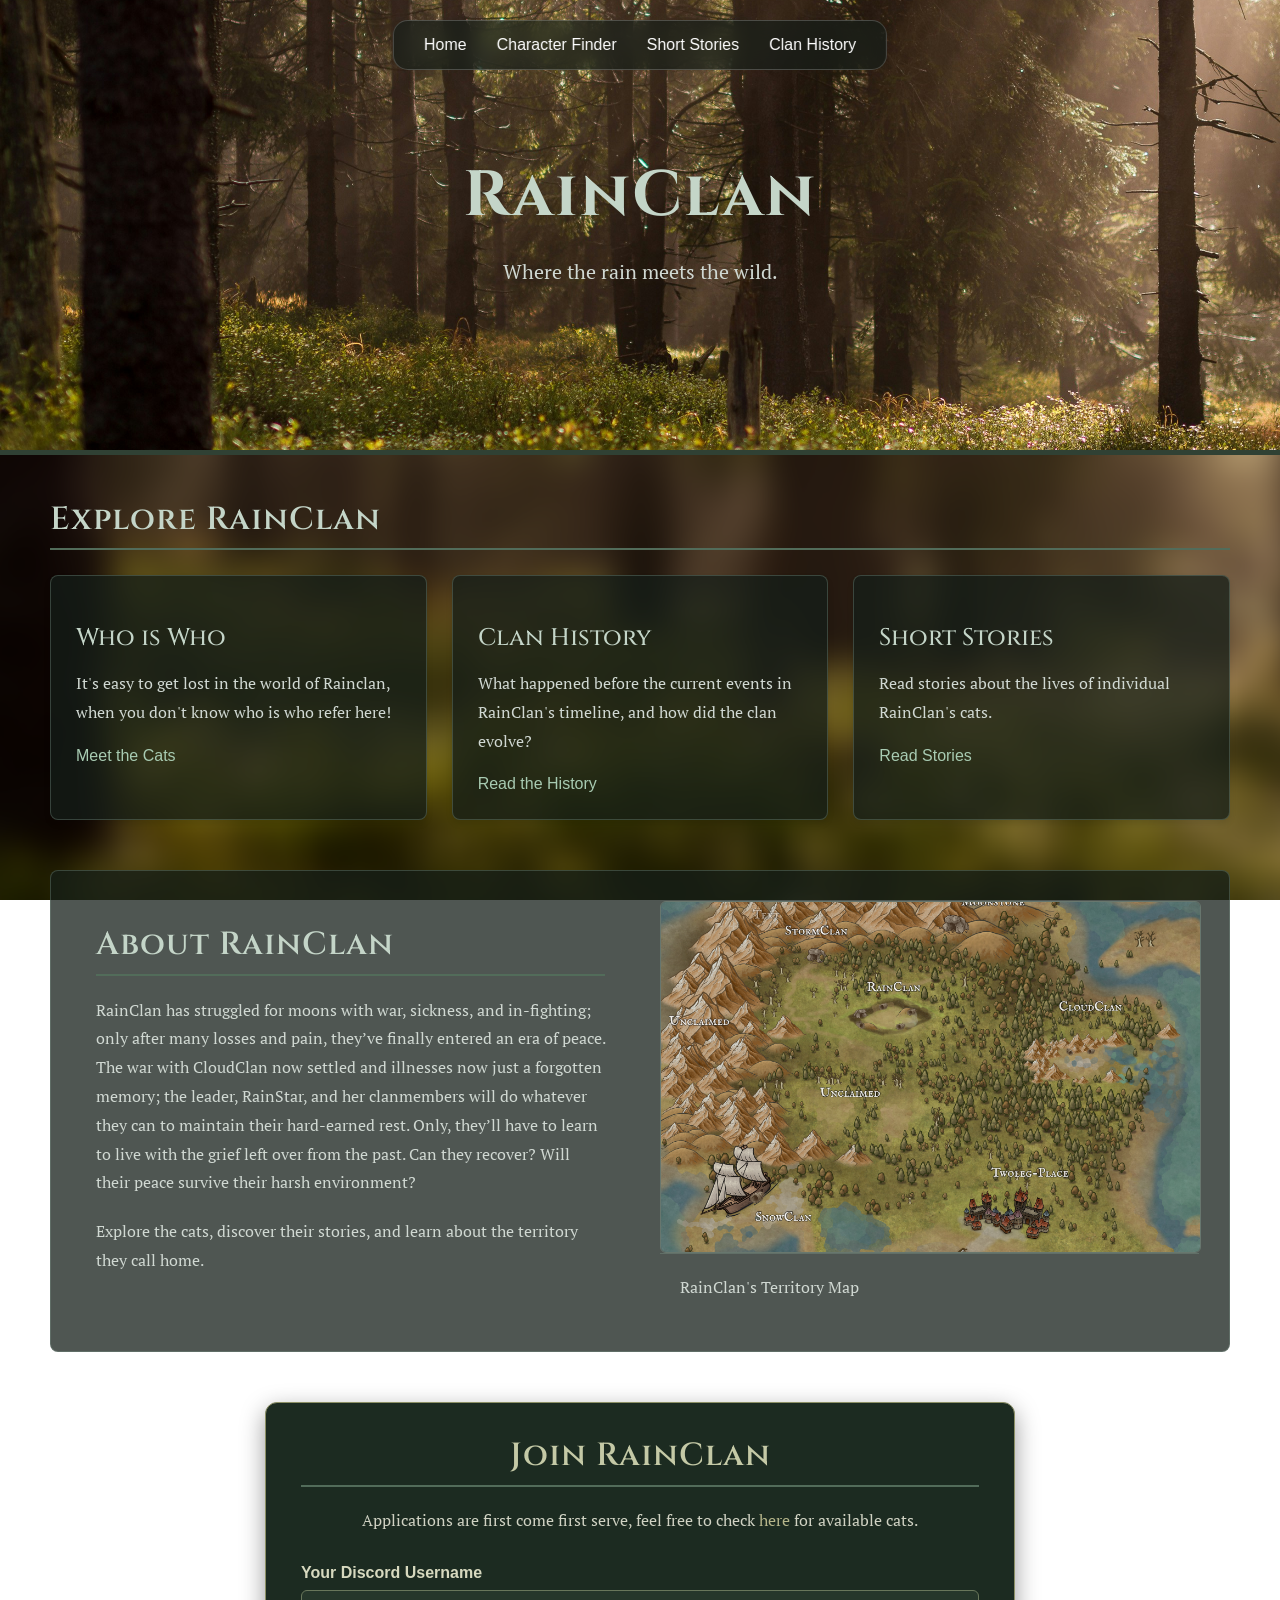
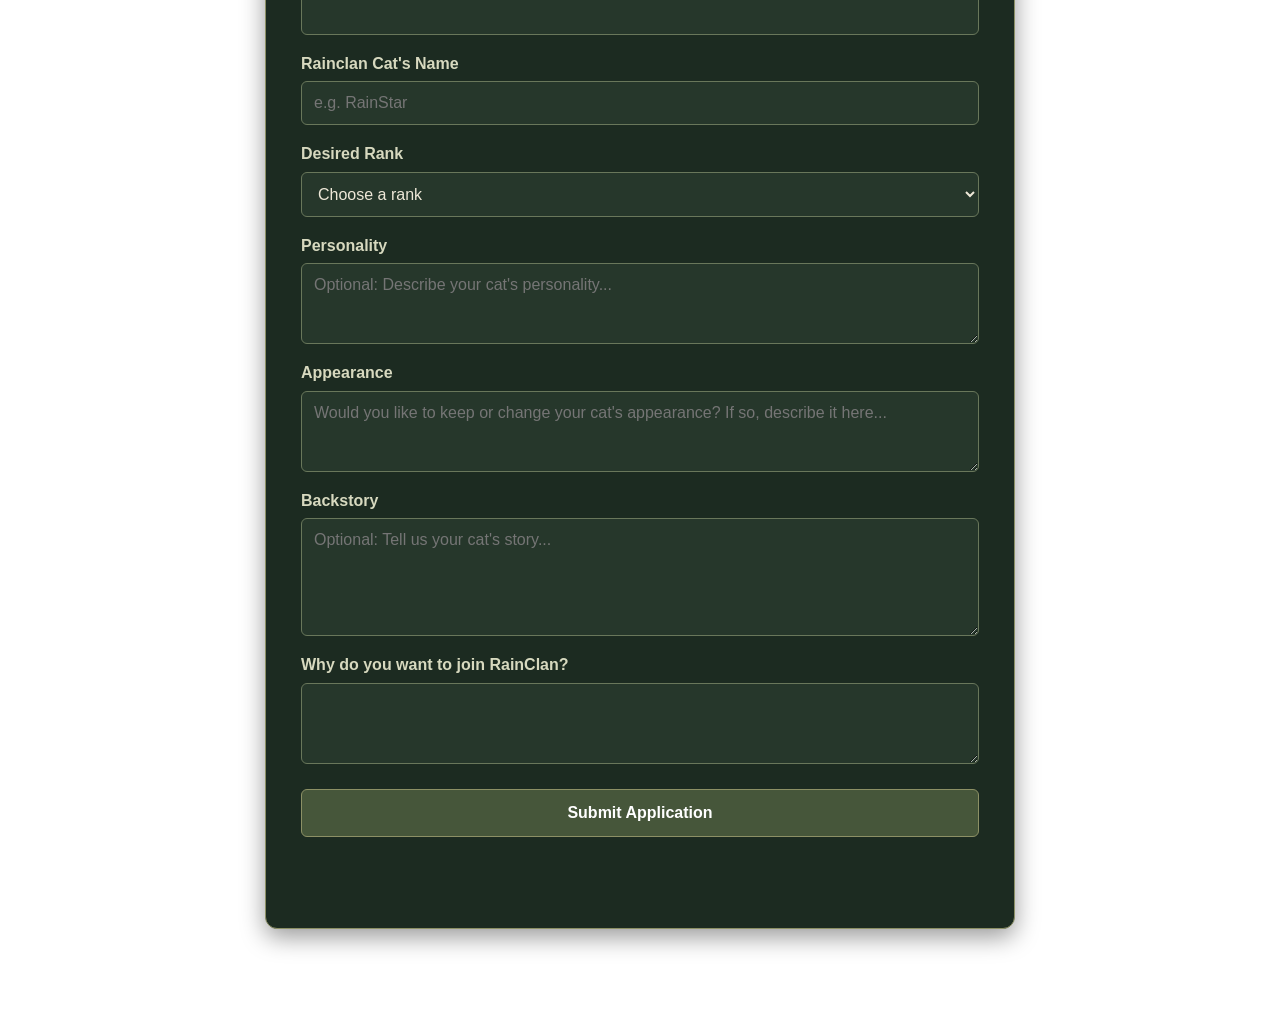
<file: index.html>
<!doctype html>
<html class="no-js" lang="en">

<head>
  <meta charset="utf-8">
  <title>Responsive Layouts</title>
  <meta name="description" content="For my portfolio.">
  <meta name="viewport" content="width=device-width, initial-scale=1">

  <link rel="icon" type="image/x-icon" href="img/p2favicon.png">
  <link rel="stylesheet" href="css/normalize.css">
  <link rel="stylesheet" href="css/main.css">

  <meta name="theme-color" content="#fafafa">

  <link rel="preconnect" href="https://fonts.googleapis.com">
  <link rel="preconnect" href="https://fonts.gstatic.com" crossorigin>
  <link href="https://fonts.googleapis.com/css2?family=Cinzel:wght@400..900&family=PT+Serif:ital,wght@0,400;0,700;1,400;1,700&display=swap" rel="stylesheet">

</head>

<header>
  <div class="hero-header">
    <img src="img/mistforestbg.jpg" alt="RainClan forest">

    <div class="hero-title">
      <h1>RainClan</h1>
      <p>Where the rain meets the wild.</p>
    </div>
  <a href="index.html">RainClan</a>

  <nav>
    <a href="index.html">Home</a>
    <a href="cats.html">Character Finder</a>
    <a href="shortstories.html">Short Stories</a>
    <a href="moons.html">Clan History</a>
  </nav>
</header>

<body>

  <main

    <section>
        <h2>Explore RainClan</h2>

        <div class="columns">
            <div class="column">
                <h3>Who is Who</h3>
                <p>It's easy to get lost in the world of Rainclan, when you don't know who is who refer here!</p>
                <a href="cats.html">Meet the Cats</a>
            </div>

            <div class="column">
                <h3>Clan History</h3>
                <p>What happened before the current events in RainClan's timeline, and how did the clan evolve?</p>
                <a href="moons.html">Read the History</a>
            </div>

            <div class="column">
                <h3>Short Stories</h3>
                <p>Read stories about the lives of individual RainClan's cats.</p>
                <a href="shortstories.html">Read Stories</a>
            </div>
        </div>
    </section>

    <section class="about-section">
    <div class="about-text">
        <h2>About RainClan</h2>
        <p>
            RainClan has struggled for moons with war, sickness, and in-fighting; only after many losses and pain, they’ve finally entered an era of peace. The war with CloudClan now settled and illnesses now just a forgotten memory; the leader, RainStar, and her clanmembers will do whatever they can to maintain their hard-earned rest. Only, they’ll have to learn to live with the grief left over from the past. Can they recover? Will their peace survive their harsh environment?
        </p>
        <p>
            Explore the cats, discover their stories, and learn
            about the territory they call home.
        </p>
    </div>

    <div class="about-image">
        <img src="img/rainclanmap.png" alt="The map of Rainclan">

        <div class="image-text">
            <p>RainClan's Territory Map</p>
        </div>
    </div>
</section>


    <section class="application-section" id="join-rainclan">
      <h2>Join RainClan</h2>

      <p class="application-intro">
        Applications are first come first serve, feel free to check <a href="cats.html">here</a> for available cats.
      </p>

      <form class="application-form" id="clan-application">
        <div class="form-group">
          <label for="applicant-name">Your Discord Username</label>
          <input
            type="text"
            id="applicant-name"
            name="applicant-name"
            required
          >
        </div>

        <div class="form-group">
          <label for="cat-name">Rainclan Cat's Name</label>
          <input
            type="text"
            id="cat-name"
            name="cat-name"
            placeholder="e.g. RainStar"
            required
          >
        </div>

        <div class="form-group">
          <label for="cat-rank">Desired Rank</label>
          <select id="cat-rank" name="cat-rank" required>
            <option value="">Choose a rank</option>
            <option value="kit">Kit</option>
            <option value="apprentice">Apprentice</option>
            <option value="warrior">Warrior</option>
            <option value="medicine-cat">Medicine Cat</option>
            <option value="elder">Elder</option>
          </select>
        </div>

        <div class="form-group">
          <label for="cat-personality">Personality</label>
          <textarea
            id="cat-personality"
            name="cat-personality"
            rows="3"
            placeholder="Optional: Describe your cat's personality..."
            optional
          ></textarea>
        </div>

        <div class="form-group">
          <label for="cat-appearance">Appearance</label>
          <textarea
            id="cat-appearance"
            name="cat-appearance"
            rows="3"
            placeholder="Would you like to keep or change your cat's appearance? If so, describe it here..."
            optional
          ></textarea>
        </div>

        <div class="form-group">
          <label for="cat-backstory">Backstory</label>
          <textarea
            id="cat-backstory"
            name="cat-backstory"
            rows="5"
            placeholder="Optional: Tell us your cat's story..."
            optional
          ></textarea>
        </div>

        <div class="form-group">
          <label for="application-reason">
            Why do you want to join RainClan?
          </label>
          <textarea
            id="application-reason"
            name="application-reason"
            rows="3"
            required
          ></textarea>
        </div>

        <button type="submit" class="application-submit">
          Submit Application
        </button>

        <p id="application-message" role="status" aria-live="polite"></p>
      </form>
    </section>


  </main>


  <div class="popup-overlay" id="application-popup" hidden>
    <div class="popup-box" role="dialog" aria-modal="true"
        aria-labelledby="popup-title">
      <button type="button" class="popup-close"
              id="popup-close" aria-label="Close pop-up">
        &times;
      </button>

      <h2 id="popup-title">Application Received!</h2>

      <p id="popup-message">
        Thank you for applying! You've been added to the waitlist!
      </p>

      <button type="button" class="popup-confirm" id="popup-confirm">
        Return to RainClan
      </button>
    </div>
  </div>


  <script src="js/main.js"></script>
</body>

</html>
</file>
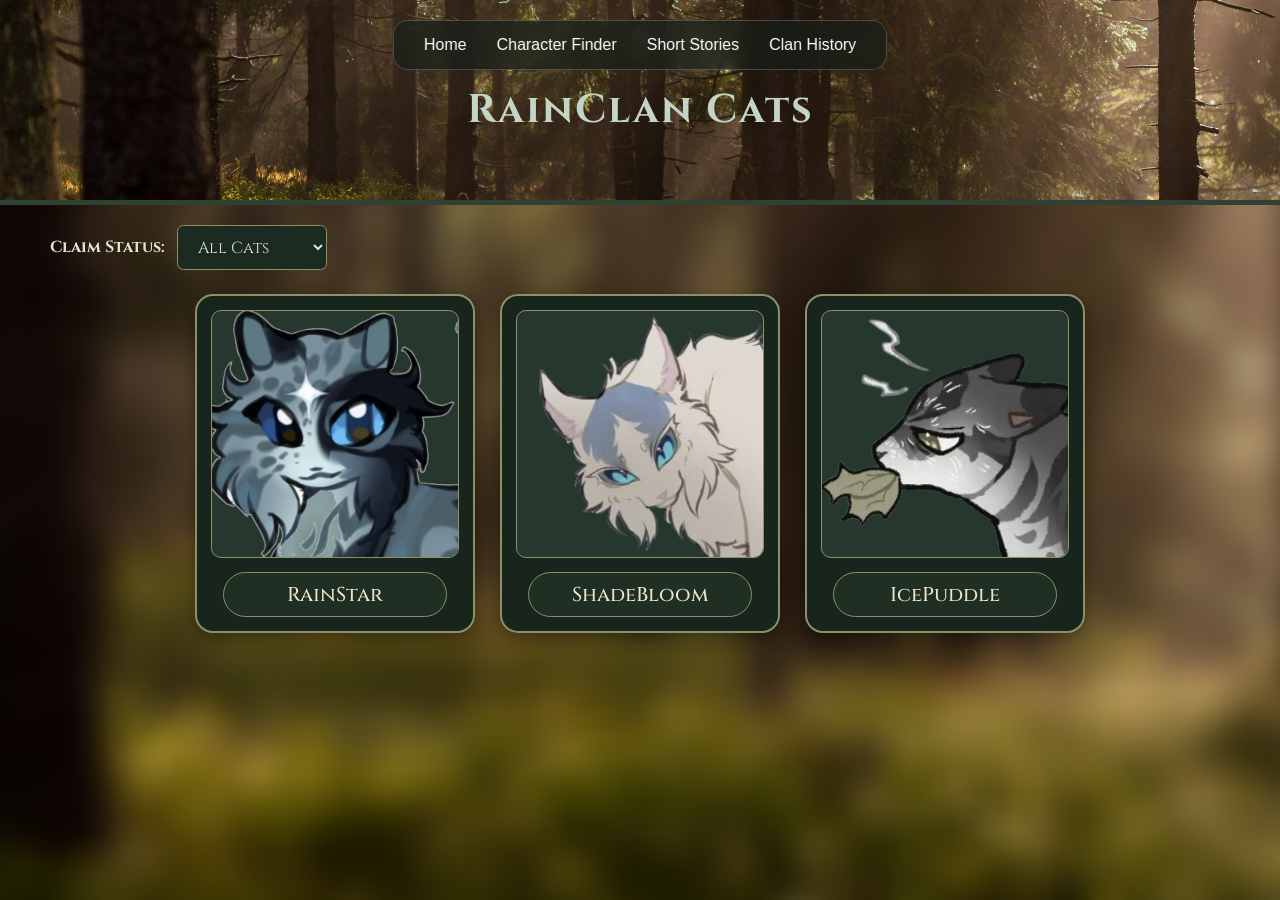
<file: cats.html>
<!doctype html>
<html lang="en">

<head>
    <meta charset="utf-8">
    <title>RainClan</title>
    <meta name="description" content="Explore the world, cats, history, and stories of RainClan.">
    <meta name="viewport" content="width=device-width, initial-scale=1">

    <link rel="icon" type="image/x-icon" href="img/p2favicon.png">
    <link rel="stylesheet" href="css/normalize.css">
    <link rel="stylesheet" href="css/main.css">

    <meta name="theme-color" content="#14251e">

    <!-- Google Fonts -->
    <link rel="preconnect" href="https://fonts.googleapis.com">
    <link rel="preconnect" href="https://fonts.gstatic.com" crossorigin>
    <link href="https://fonts.googleapis.com/css2?family=Cinzel:wght@400..900&family=PT+Serif:ital,wght@0,400;0,700;1,400;1,700&display=swap" rel="stylesheet">
</head>

<body>

    <header>
        <div class="hero-header small-header">
        <img src="img/mistforestbg.jpg" alt="RainClan forest">
        <div class="hero-title">
        <h1>RainClan Cats</h1>
        </div>
        </div>

        <nav>
            <a href="index.html">Home</a>
            <a href="cats.html">Character Finder</a>
            <a href="shortstories.html">Short Stories</a>
            <a href="moons.html">Clan History</a>
        </nav>
    </header>



<main class="cat-page">

    <!-- Claim Status Sorter -->
    <div class="cat-sorter">
        <label for="claim-filter">Claim Status:</label>
        <select id="claim-filter">
            <option value="all">All Cats</option>
            <option value="claimed">Claimed</option>
            <option value="unclaimed">Unclaimed</option>
        </select>
    </div>

    <!-- Cat Gallery -->
    <div class="cat-gallery">

        <!-- RainStar -->
        <div class="cat-card" data-claim="claimed">
            <button class="cat-link profile-toggle"
                    aria-expanded="false"
                    aria-controls="rainstar-profile">

                <div class="cat-portrait">
                    <img src="img/cats/rainstarhstransp.png" alt="RainStar">
                </div>

                <div class="cat-name">
                    <h3>RainStar</h3>
                </div>

            </button>
        </div>

        <!-- ShadeBloom -->
        <div class="cat-card" data-claim="unclaimed">
            <button class="cat-link profile-toggle"
                    aria-expanded="false"
                    aria-controls="shadebloom-profile">

                <div class="cat-portrait">
                    <img src="img/cats/shadebloomhs.png" alt="ShadeBloom">
                </div>

                <div class="cat-name">
                    <h3>ShadeBloom</h3>
                </div>

            </button>
        </div>

        <!-- IcePuddle -->
        <div class="cat-card" data-claim="claimed">
            <button class="cat-link profile-toggle"
                    aria-expanded="false"
                    aria-controls="icepuddle-profile">

                <div class="cat-portrait">
                    <img src="img/cats/icepuddlehs.png" alt="IcePuddle">
                </div>

                <div class="cat-name">
                    <h3>IcePuddle</h3>
                </div>

            </button>
        </div>

    </div>

</main>


<!-- RainStar's profile -->
        <div class="profile-overlay" id="rainstar-overlay" hidden>
    <section class="character-profile" id="rainstar-profile">
        <button class="close-profile" aria-label="Close profile">&times;</button>

        <h2>RainStar</h2>
        <img src="img/cats/rainstarhstransp.png" alt="RainStar">

        <p><strong>Rank:</strong> Leader</p>

        <h3>Appearance</h3>
        <p>Describe RainStar's appearance here.</p>

        <h3>Personality</h3>
        <p>Describe RainStar's personality here.</p>

        <h3>History</h3>
        <p>Write RainStar's history here.</p>
    </section>
    </div>

<!-- ShadeBloom's profile -->
        <div class="profile-overlay" id="shadebloom-overlay" hidden>
    <section class="character-profile" id="shadebloom-profile">
        <button class="close-profile" aria-label="Close profile">&times;</button>

        <h2>ShadeBloom</h2>
        <img src="img/cats/shadebloomhs.png" alt="ShadeBloom">

        <p><strong>Rank:</strong> Leader</p>

        <h3>Appearance</h3>
        <p>Describe ShadeBloom's appearance here.</p>

        <h3>Personality</h3>
        <p>Describe ShadeBloom's personality here.</p>

        <h3>History</h3>
        <p>Write ShadeBloom's history here.</p>
    </section>
    </div>


<!-- IcePuddle's profile -->
        <div class="profile-overlay" id="icepuddle-overlay" hidden>
    <section class="character-profile" id="icepuddle-profile">
        <button class="close-profile" aria-label="Close profile">&times;</button>

        <h2>IcePuddle</h2>
        <img src="img/cats/icepuddlehs.png" alt="IcePuddle">

        <p><strong>Rank:</strong> Leader</p>

        <h3>Appearance</h3>
        <p>Describe IcePuddle's appearance here.</p>

        <h3>Personality</h3>
        <p>Describe IcePuddle's personality here.</p>

        <h3>History</h3>
        <p>Write IcePuddle's history here.</p>
    </section>
    </div>

<script src="js/main.js"></script>
```

    <script src="js/main.js"></script>

</body>
</html>
</file>
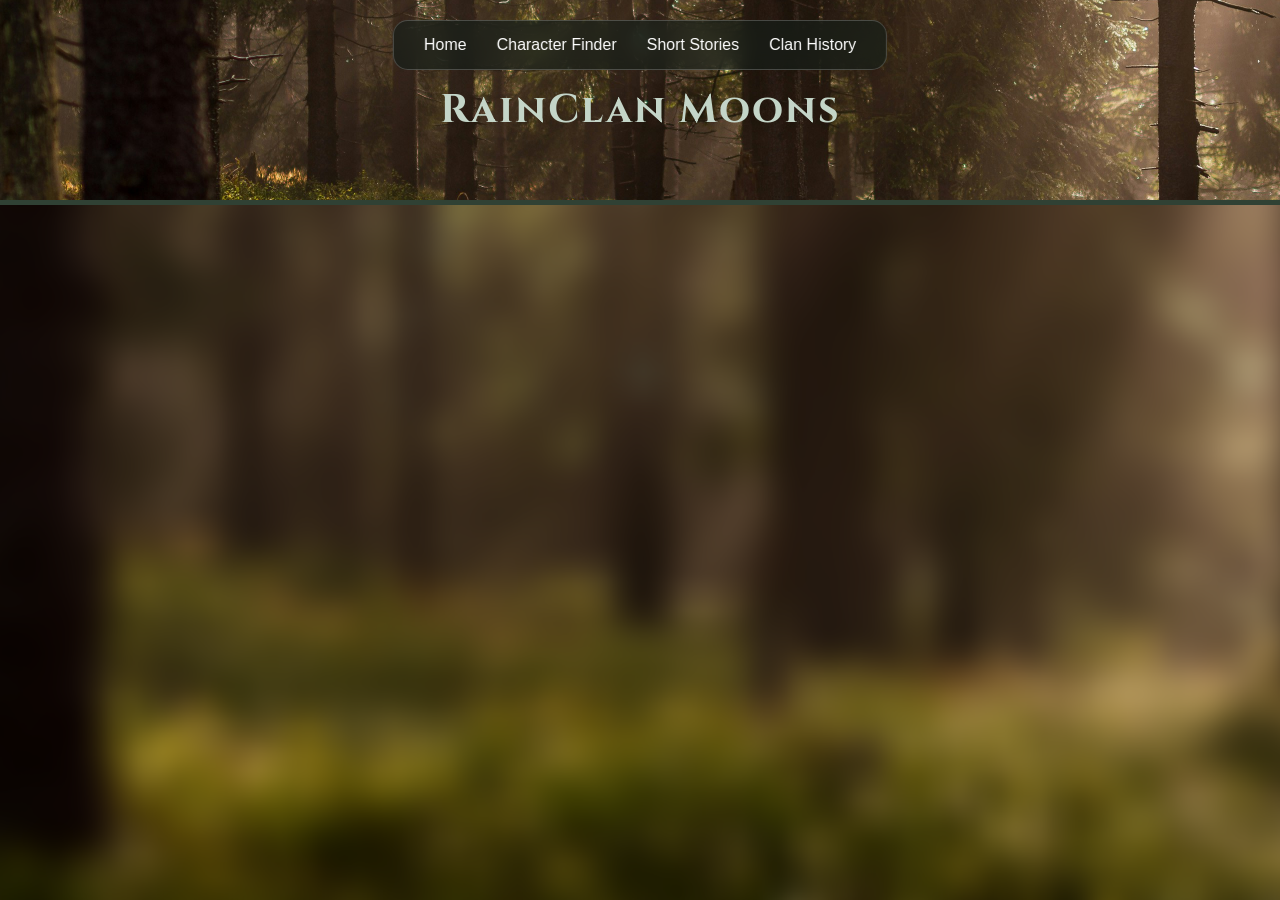
<file: moons.html>
<!doctype html>
<html lang="en">

<head>
    <meta charset="utf-8">
    <title>RainClan</title>
    <meta name="description" content="Explore the world, cats, history, and stories of RainClan.">
    <meta name="viewport" content="width=device-width, initial-scale=1">

    <link rel="icon" type="image/x-icon" href="img/p2favicon.png">
    <link rel="stylesheet" href="css/normalize.css">
    <link rel="stylesheet" href="css/main.css">

    <meta name="theme-color" content="#14251e">

    <!-- Google Fonts -->
    <link rel="preconnect" href="https://fonts.googleapis.com">
    <link rel="preconnect" href="https://fonts.gstatic.com" crossorigin>
    <link href="https://fonts.googleapis.com/css2?family=Cinzel:wght@400..900&family=PT+Serif:ital,wght@0,400;0,700;1,400;1,700&display=swap" rel="stylesheet">
</head>

<body>

    <header>
       <div class="hero-header small-header">
        <img src="img/mistforestbg.jpg" alt="RainClan forest">
        <div class="hero-title">
        <h1>RainClan Moons</h1>
        </div>
        </div>

        <nav>
            <a href="index.html">Home</a>
            <a href="cats.html">Character Finder</a>
            <a href="shortstories.html">Short Stories</a>
            <a href="moons.html">Clan History</a>
        </nav>
    </header>


    <main>

        <!-- Put each page's unique content here -->

    </main>

    <script src="js/main.js"></script>

</body>
</html>
</file>
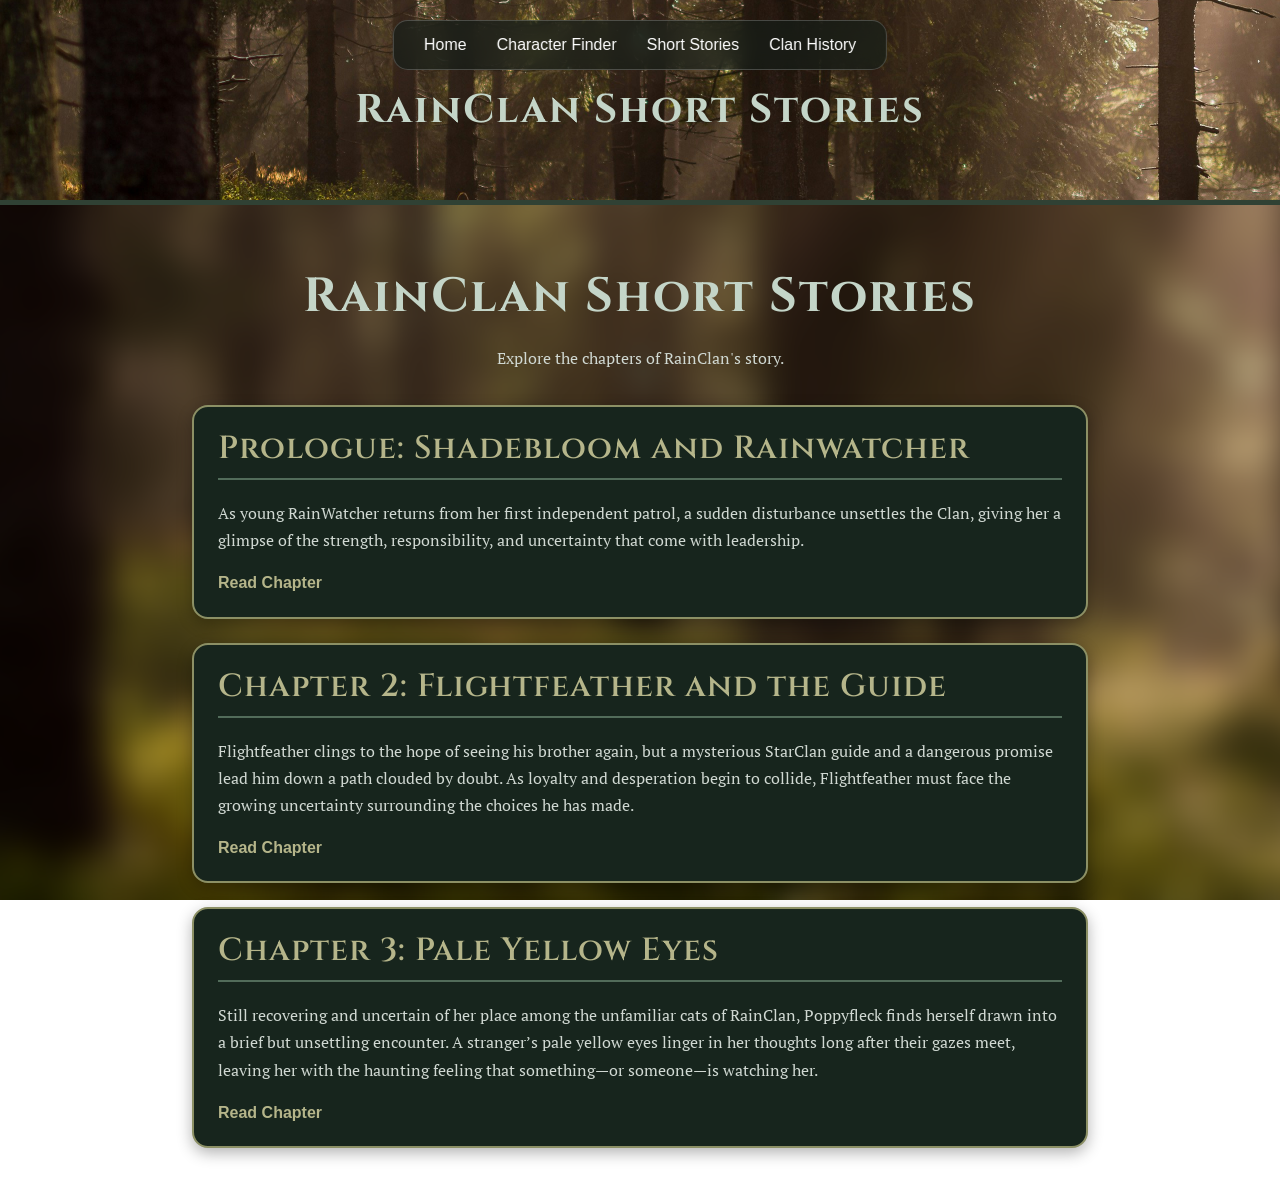
<file: shortstories.html>
<!doctype html>
<html lang="en">

<head>
    <meta charset="utf-8">
    <title>RainClan</title>
    <meta name="description" content="Explore the world, cats, history, and stories of RainClan.">
    <meta name="viewport" content="width=device-width, initial-scale=1">

    <link rel="icon" type="image/x-icon" href="img/p2favicon.png">
    <link rel="stylesheet" href="css/normalize.css">
    <link rel="stylesheet" href="css/main.css">

    <meta name="theme-color" content="#14251e">

    <!-- Google Fonts -->
    <link rel="preconnect" href="https://fonts.googleapis.com">
    <link rel="preconnect" href="https://fonts.gstatic.com" crossorigin>
    <link href="https://fonts.googleapis.com/css2?family=Cinzel:wght@400..900&family=PT+Serif:ital,wght@0,400;0,700;1,400;1,700&display=swap" rel="stylesheet">
</head>

<body>

    <header>
        <div class="hero-header small-header">
        <img src="img/mistforestbg.jpg" alt="RainClan forest">
        <div class="hero-title">
            <h1>RainClan Short Stories</h1>
        </div>
        </div>

        <nav>
            <a href="index.html">Home</a>
            <a href="cats.html">Character Finder</a>
            <a href="shortstories.html">Short Stories</a>
            <a href="moons.html">Clan History</a>
        </nav>
    </header>



<main class="stories-page">
    <h1>RainClan Short Stories</h1>
    <p class="stories-intro">
        Explore the chapters of RainClan's story.
    </p>

    <section class="chapter-list">

        <article class="chapter-card">
            <h2>Prologue: Shadebloom and Rainwatcher</h2>
            <p>
                As young RainWatcher returns from her first independent patrol, a sudden disturbance unsettles the Clan, giving her a glimpse of the strength, responsibility, and uncertainty that come with leadership.
            </p>
            <a href="shortstories/prologue.html">Read Chapter</a>
        </article>

        <article class="chapter-card">
            <h2>Chapter 2: Flightfeather and the Guide</h2>
            <p>
                Flightfeather clings to the hope of seeing his brother again, 
                but a mysterious StarClan guide and a dangerous promise lead him down a path clouded by doubt.
                 As loyalty and desperation begin to collide, Flightfeather must face the growing uncertainty 
                 surrounding the choices he has made.
            </p>
            <a href="shortstories/chapter1.html">Read Chapter</a>
        </article>

        <article class="chapter-card">
            <h2>Chapter 3: Pale Yellow Eyes</h2>
            <p>
              Still recovering and uncertain of her place among the unfamiliar cats of RainClan, 
              Poppyfleck finds herself drawn into a brief but unsettling encounter.
               A stranger’s pale yellow eyes linger in her thoughts long after their gazes meet, 
              leaving her with the haunting feeling that something—or someone—is watching her.
            </p>
            <a href="shortstories/chapter2.html">Read Chapter</a>
        </article>

    </section>
</main>


    <script src="js/main.js"></script>

</body>
</html>
</file>
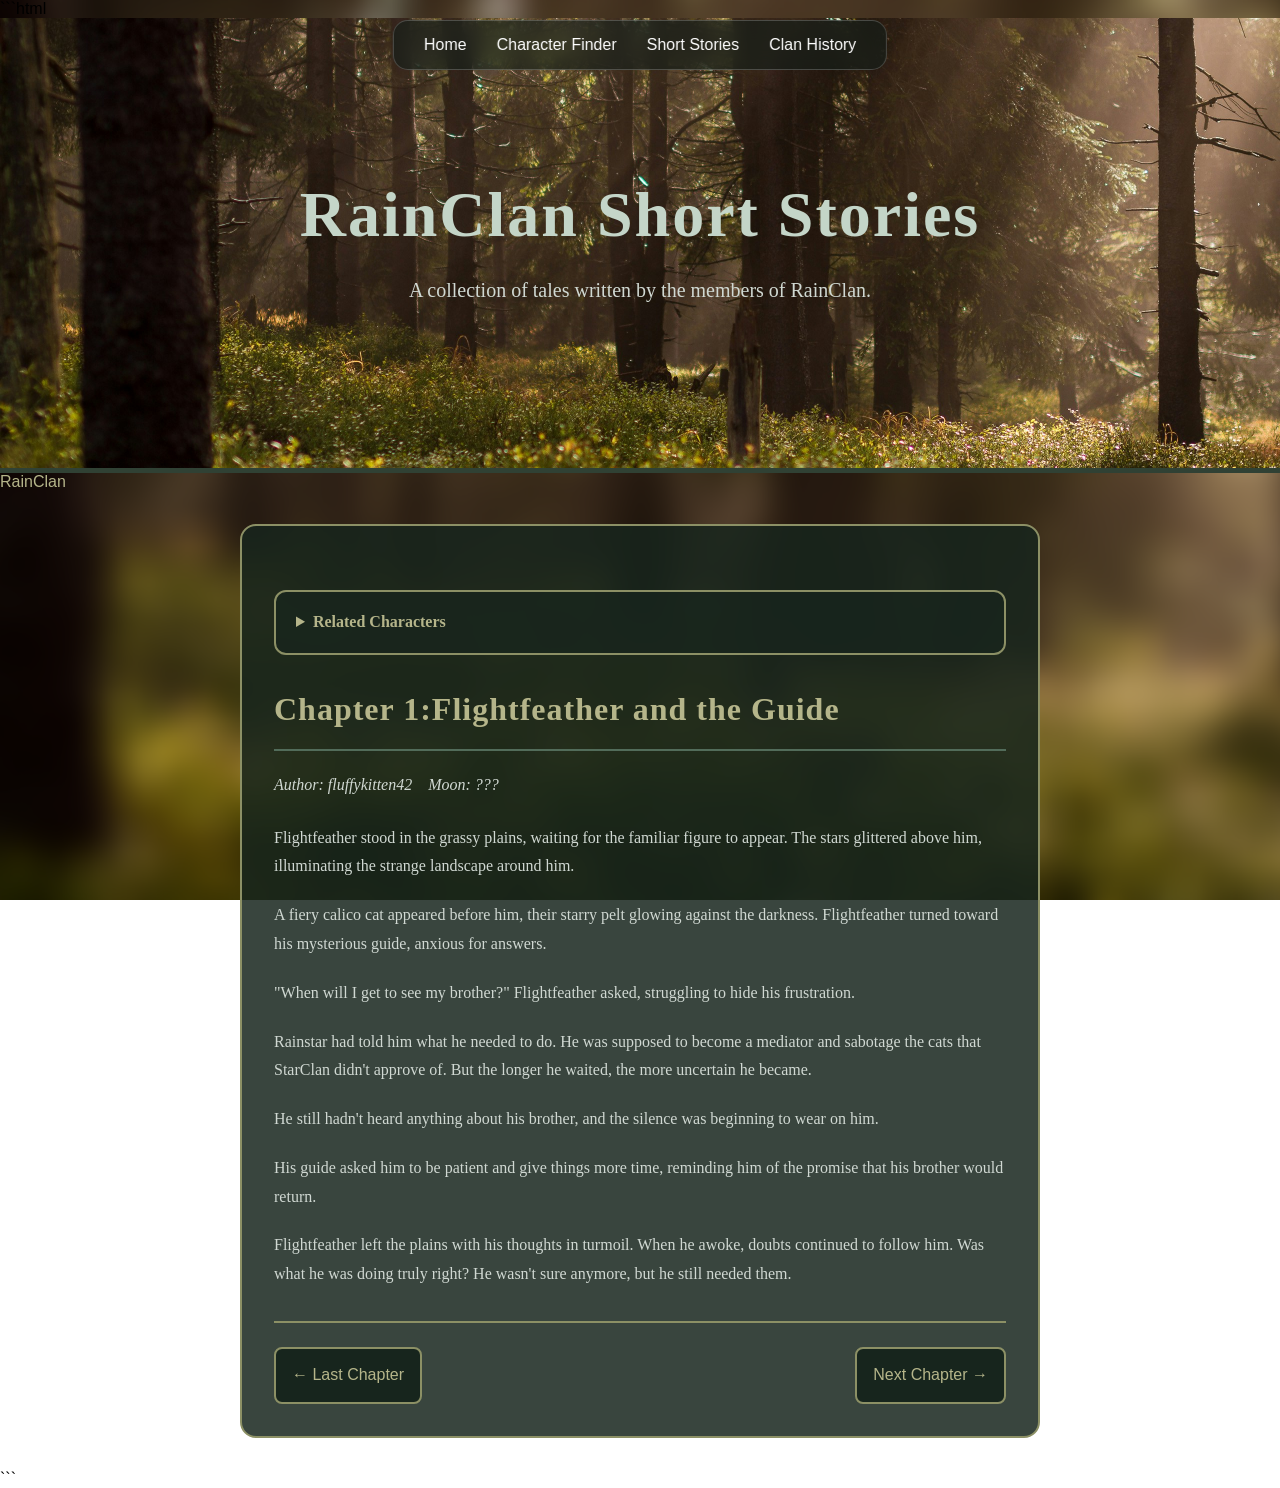
<file: shortstories/chapter1.html>
```html
<!DOCTYPE html>
<html lang="en">

<head>
    <meta charset="UTF-8">
    <meta name="viewport" content="width=device-width, initial-scale=1.0">

    <meta name="description" content="Read this chapter of the RainClan Chronicles.">

    <title>Chapter Title | RainClan</title>

    <link rel="stylesheet" href="../css/normalize.css">
    <link rel="stylesheet" href="../css/main.css">
</head>

<body>

    <header>
        <div class="hero-header">
            <img src="../img/mistforestbg.jpg" alt="RainClan forest">

            <div class="hero-title">
                <h1>RainClan Short Stories</h1>
                <p>A collection of tales written by the members of RainClan.</p>
            </div>
        </div>

        <a href="../index.html">RainClan</a>

        <nav>
            <a href="../index.html">Home</a>
            <a href="../cats.html">Character Finder</a>
            <a href="../shortstories.html">Short Stories</a>
            <a href="../moons.html">Clan History</a>
        </nav>
    </header>

    <main class="story-content">

        <!-- Related Characters Dropdown -->
        <section class="related-characters">
            <details>
                <summary>Related Characters</summary>

                <div class="related-character-list">

                    <!-- Add character profile links here -->

                    <a href="../cats.html?profile=character-profile"
                       class="related-character">
                        Character Name
                    </a>

                </div>
            </details>
        </section>

        <!-- Chapter Title and Information -->
        <article>

            <header class="chapter-header">
                <h2>Chapter 1:Flightfeather and the Guide</h2>

                <div class="chapter-info">
                    <p>Author: fluffykitten42</p>
                    <p>Moon: ???</p>
                </div>
            </header>

            <!-- Story Text -->
            <section class="chapter-text">

                 <p>
                Flightfeather stood in the grassy plains, waiting for the
                familiar figure to appear. The stars glittered above him,
                illuminating the strange landscape around him.
            </p>

            <p>
                A fiery calico cat appeared before him, their starry pelt
                glowing against the darkness. Flightfeather turned toward
                his mysterious guide, anxious for answers.
            </p>

            <p>
                "When will I get to see my brother?" Flightfeather asked,
                struggling to hide his frustration.
            </p>

            <p>
                Rainstar had told him what he needed to do. He was supposed
                to become a mediator and sabotage the cats that StarClan
                didn't approve of. But the longer he waited, the more
                uncertain he became.
            </p>

            <p>
                He still hadn't heard anything about his brother, and the
                silence was beginning to wear on him.
            </p>

            <p>
                His guide asked him to be patient and give things more time,
                reminding him of the promise that his brother would return.
            </p>

            <p>
                Flightfeather left the plains with his thoughts in turmoil.
                When he awoke, doubts continued to follow him. Was what he
                was doing truly right? He wasn't sure anymore, but he still
                needed them.
            </p>
            </section>

            <!-- Previous and Next Chapter Links -->
            <footer class="chapter-footer">

                <a href="../shortstories/prologue.html"
                   class="chapter-nav">
                    &larr; Last Chapter
                </a>

                <a href="../shortstories/chapter2.html"
                   class="chapter-nav">
                    Next Chapter &rarr;
                </a>

            </footer>

        </article>

    </main>

</body>
</html>
```
</file>
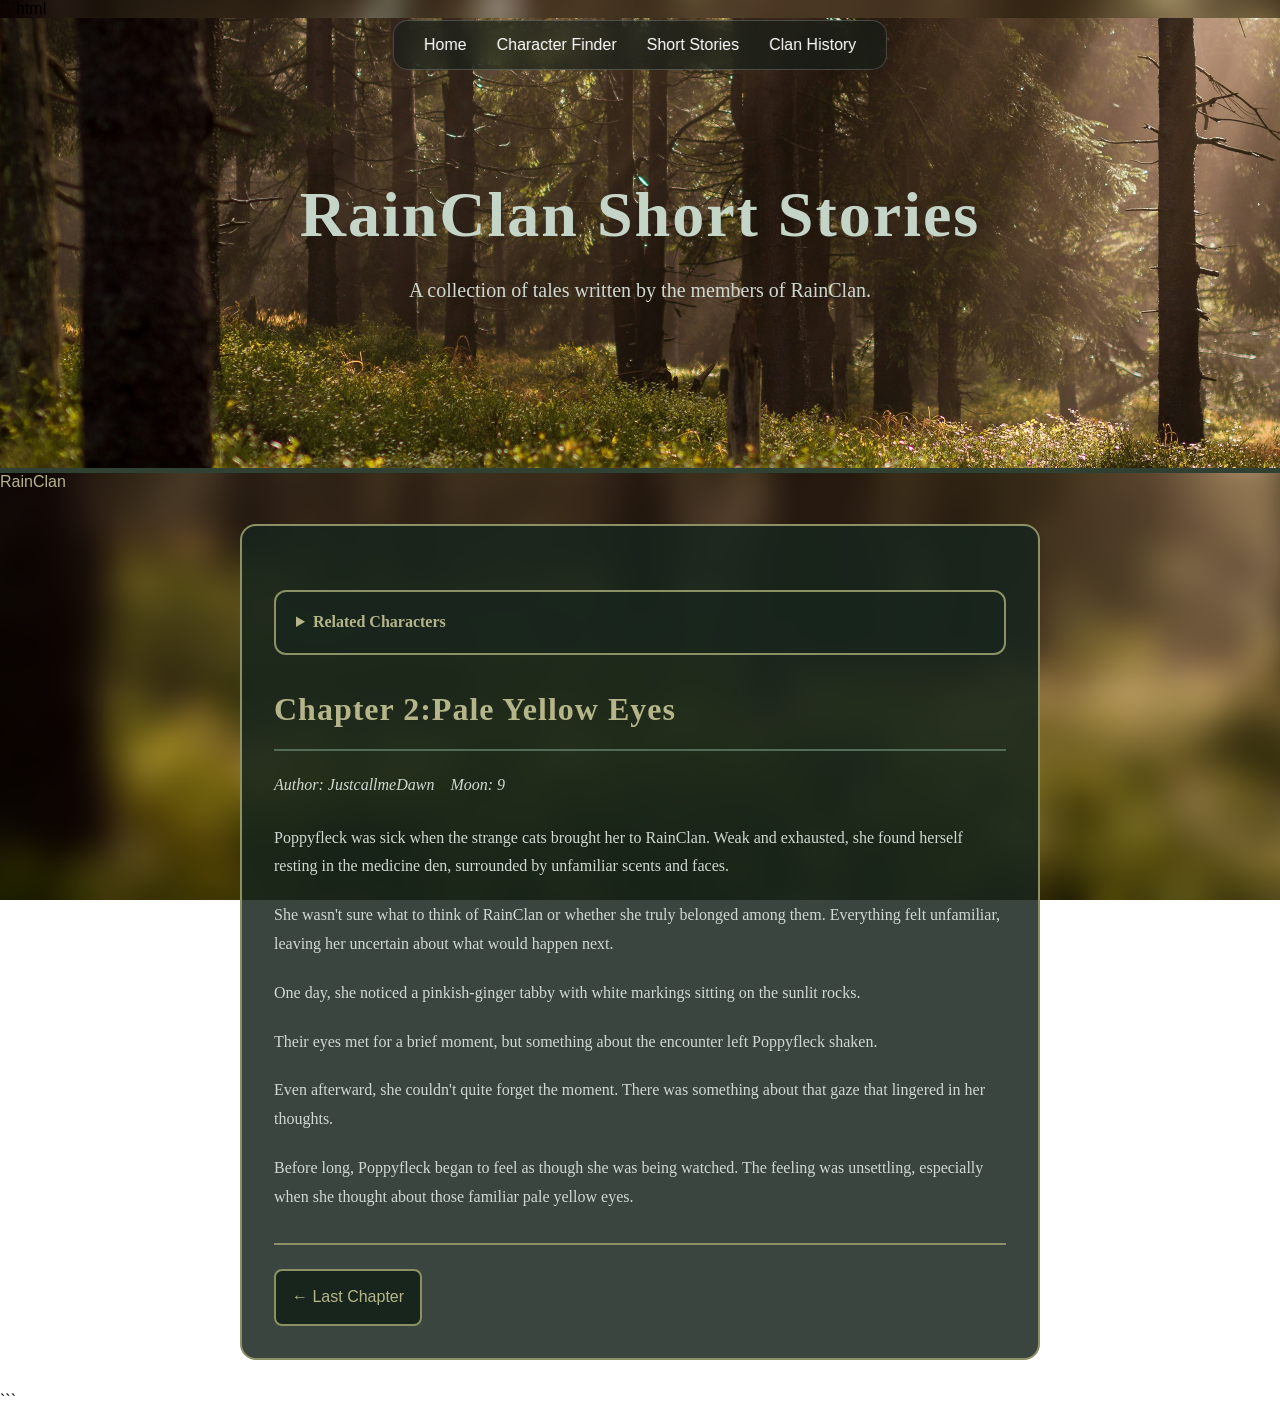
<file: shortstories/chapter2.html>
```html
<!DOCTYPE html>
<html lang="en">

<head>
    <meta charset="UTF-8">
    <meta name="viewport" content="width=device-width, initial-scale=1.0">

    <meta name="description" content="Read this chapter of the RainClan Chronicles.">

    <title>Chapter Title | RainClan</title>

    <link rel="stylesheet" href="../css/normalize.css">
    <link rel="stylesheet" href="../css/main.css">
</head>

<body>

    <header>
        <div class="hero-header">
            <img src="../img/mistforestbg.jpg" alt="RainClan forest">

            <div class="hero-title">
                <h1>RainClan Short Stories</h1>
                <p>A collection of tales written by the members of RainClan.</p>
            </div>
        </div>

        <a href="../index.html">RainClan</a>

        <nav>
            <a href="../index.html">Home</a>
            <a href="../cats.html">Character Finder</a>
            <a href="../shortstories.html">Short Stories</a>
            <a href="../moons.html">Clan History</a>
        </nav>
    </header>

    <main class="story-content">

        <!-- Related Characters Dropdown -->
        <section class="related-characters">
            <details>
                <summary>Related Characters</summary>

                <div class="related-character-list">

                    <!-- Add character profile links here -->

                    <a href="../cats.html?profile=character-profile"
                       class="related-character">
                        Character Name
                    </a>

                </div>
            </details>
        </section>

        <!-- Chapter Title and Information -->
        <article>

            <header class="chapter-header">
                <h2>Chapter 2:Pale Yellow Eyes</h2>

                <div class="chapter-info">
                    <p>Author: JustcallmeDawn</p>
                    <p>Moon: 9</p>
                </div>
            </header>

            <!-- Story Text -->
            <section class="chapter-text">

          <p>
                Poppyfleck was sick when the strange cats brought her to
                RainClan. Weak and exhausted, she found herself resting in
                the medicine den, surrounded by unfamiliar scents and faces.
            </p>

            <p>
                She wasn't sure what to think of RainClan or whether she
                truly belonged among them. Everything felt unfamiliar,
                leaving her uncertain about what would happen next.
            </p>

            <p>
                One day, she noticed a pinkish-ginger tabby with white
                markings sitting on the sunlit rocks.
            </p>

            <p>
                Their eyes met for a brief moment, but something about
                the encounter left Poppyfleck shaken.
            </p>

            <p>
                Even afterward, she couldn't quite forget the moment.
                There was something about that gaze that lingered in
                her thoughts.
            </p>

            <p>
                Before long, Poppyfleck began to feel as though she was
                being watched. The feeling was unsettling, especially
                when she thought about those familiar pale yellow eyes.
            </p>

            </section>

            <!-- Previous and Next Chapter Links -->
            <footer class="chapter-footer">

                <a href="../shortstories/chapter1.html"
                   class="chapter-nav">
                    &larr; Last Chapter
                </a>
                <a href="../shortstories.html" class="chapter-nav disabled">
                    Next Chapter &rarr;
                </a>
            </footer>

        </article>

    </main>

</body>
</html>
```
</file>
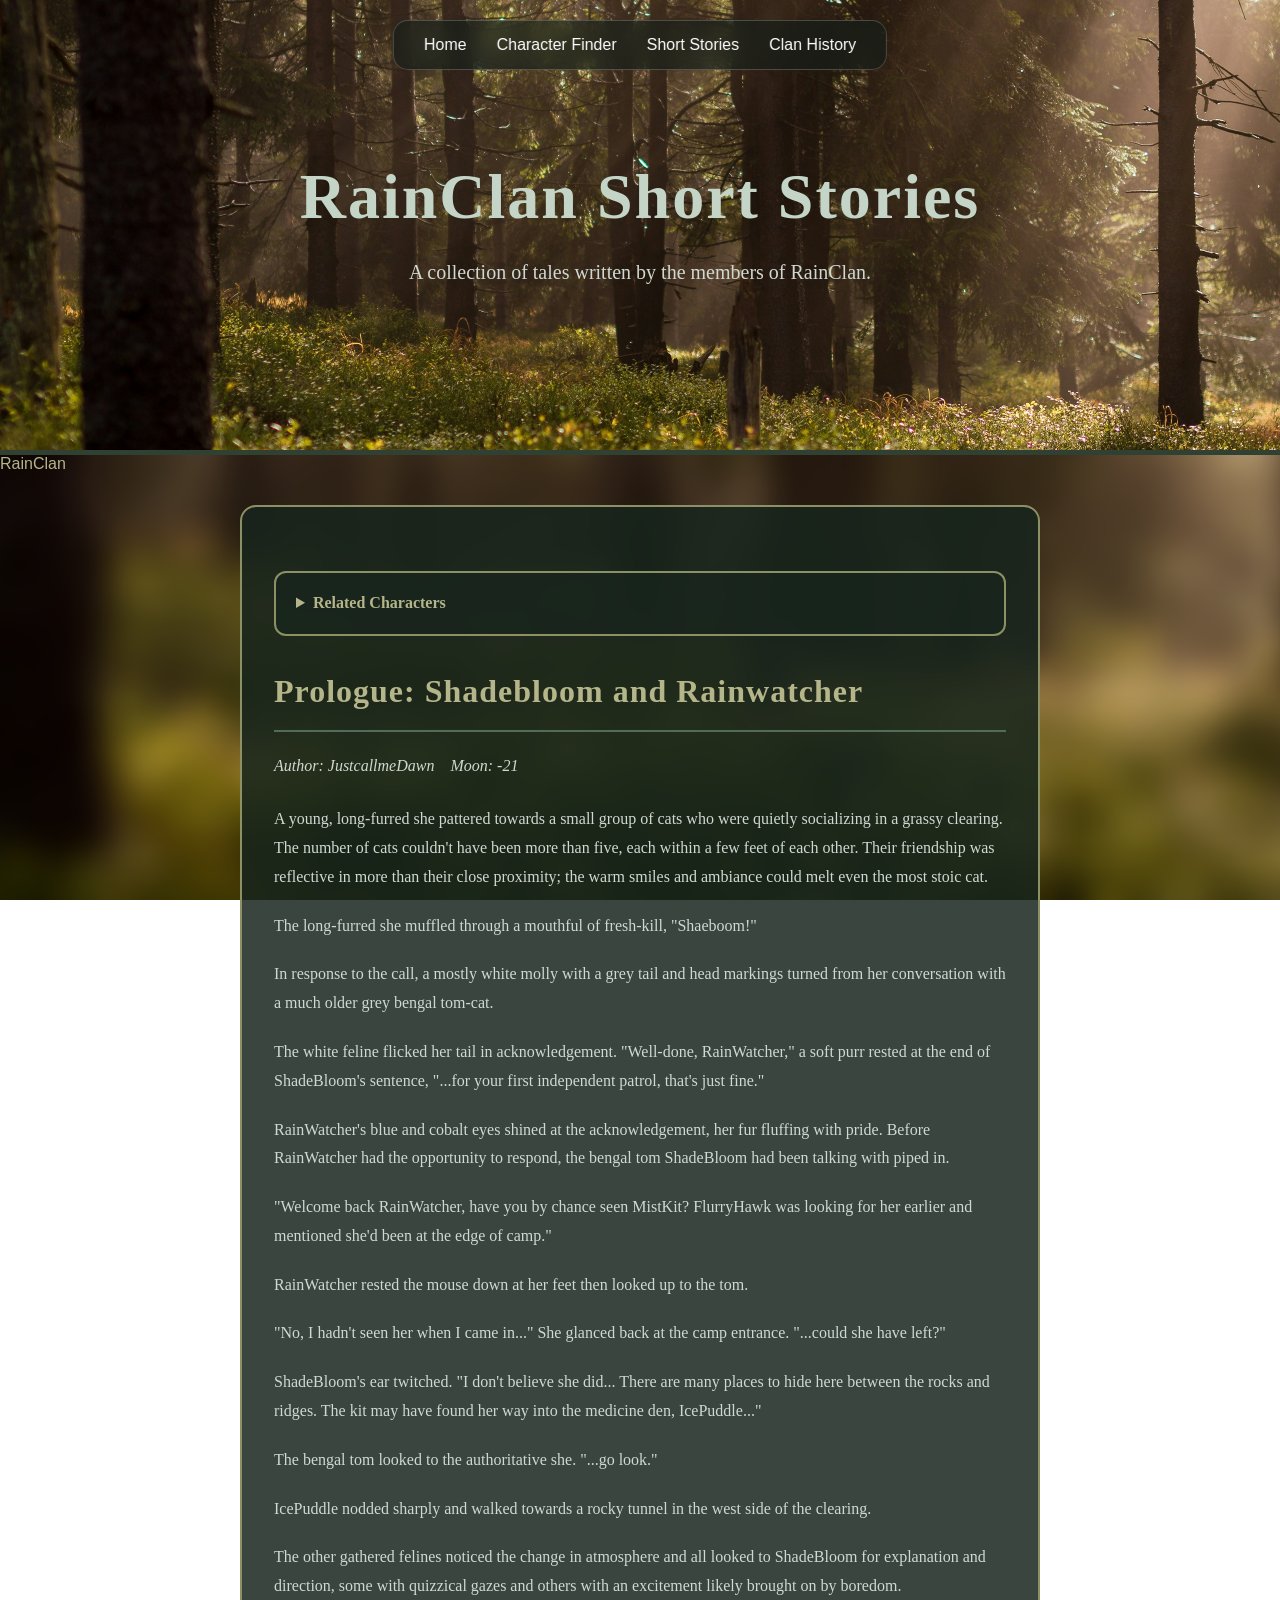
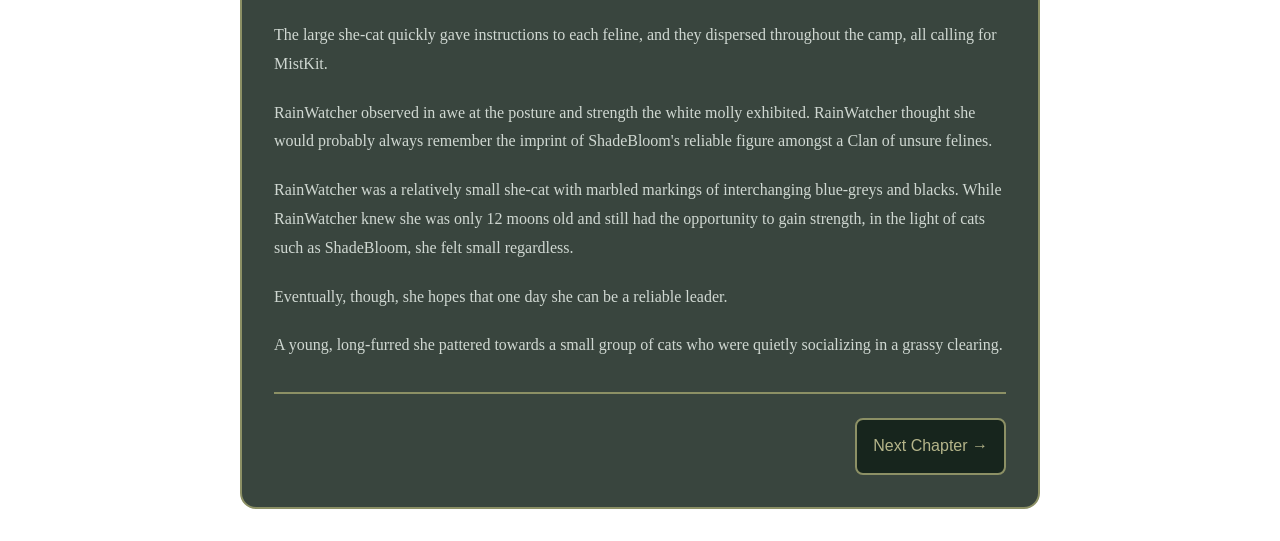
<file: shortstories/prologue.html>
<!DOCTYPE html>
<html lang="en">

<head>
    <meta charset="UTF-8">
    <meta name="viewport" content="width=device-width, initial-scale=1.0">

    <meta name="description" content="Read the prologue of the RainClan Chronicles.">

    <title>Prologue | RainClan</title>

    <link rel="stylesheet" href="../css/normalize.css">
    <link rel="stylesheet" href="../css/main.css">
</head>

<body>

    <header>
        <div class="hero-header">
            <img src="../img/mistforestbg.jpg" alt="RainClan forest">

            <div class="hero-title">
                <h1>RainClan Short Stories</h1>
                <p>A collection of tales written by the members of RainClan.</p>
            </div>
        </div>

        <a href="../index.html">RainClan</a>

        <nav>
            <a href="../index.html">Home</a>
            <a href="../cats.html">Character Finder</a>
            <a href="../shortstories.html">Short Stories</a>
            <a href="../moons.html">Clan History</a>
        </nav>
    </header>

    <main class="story-content">



    <section class="related-characters">
        <details>
            <summary>Related Characters</summary>

            <div class="related-character-list">
                <a href="../cats.html?profile=rainstar-profile"
                class="related-character">
                    RainWatcher
                </a>

                <a href="../cats.html?profile=shadebloom-profile"
                class="related-character">
                    ShadeBloom
                </a>

                <a href="../cats.html?profile=icepuddle-profile"
                class="related-character">
                    IcePuddle
                </a>
            </div>
        </details>
    </section>



        <article>
            <header class="chapter-header">
                <h2>Prologue: Shadebloom and Rainwatcher</h2>

                <div class="chapter-info">
                    <p>Author: JustcallmeDawn</p>
                    <p>Moon: -21</p>
                </div>
            </header>
 
                    <section class="chapter-text">

    <p>
        A young, long-furred she pattered towards a small group
        of cats who were quietly socializing in a grassy clearing.
        The number of cats couldn't have been more than five, each
        within a few feet of each other. Their friendship was
        reflective in more than their close proximity; the warm
        smiles and ambiance could melt even the most stoic cat.
    </p>

    <p>
        The long-furred she muffled through a mouthful of fresh-kill,
        "Shaeboom!"
    </p>

    <p>
        In response to the call, a mostly white molly with a grey
        tail and head markings turned from her conversation with a
        much older grey bengal tom-cat.
    </p>

    <p>
        The white feline flicked her tail in acknowledgement.
        "Well-done, RainWatcher," a soft purr rested at the end
        of ShadeBloom's sentence, "...for your first independent
        patrol, that's just fine."
    </p>

    <p>
        RainWatcher's blue and cobalt eyes shined at the
        acknowledgement, her fur fluffing with pride. Before
        RainWatcher had the opportunity to respond, the bengal
        tom ShadeBloom had been talking with piped in.
    </p>

    <p>
        "Welcome back RainWatcher, have you by chance seen MistKit?
        FlurryHawk was looking for her earlier and mentioned she'd
        been at the edge of camp."
    </p>

    <p>
        RainWatcher rested the mouse down at her feet then looked
        up to the tom.
    </p>

    <p>
        "No, I hadn't seen her when I came in..." She glanced back
        at the camp entrance. "...could she have left?"
    </p>

    <p>
        ShadeBloom's ear twitched.
        "I don't believe she did... There are many places to hide
        here between the rocks and ridges. The kit may have found
        her way into the medicine den, IcePuddle..."
    </p>

    <p>
        The bengal tom looked to the authoritative she.
        "...go look."
    </p>

    <p>
        IcePuddle nodded sharply and walked towards a rocky tunnel
        in the west side of the clearing.
    </p>

    <p>
        The other gathered felines noticed the change in atmosphere
        and all looked to ShadeBloom for explanation and direction,
        some with quizzical gazes and others with an excitement
        likely brought on by boredom.
    </p>

    <p>
        The large she-cat quickly gave instructions to each feline,
        and they dispersed throughout the camp, all calling for
        MistKit.
    </p>

    <p>
        RainWatcher observed in awe at the posture and strength
        the white molly exhibited. RainWatcher thought she would
        probably always remember the imprint of ShadeBloom's
        reliable figure amongst a Clan of unsure felines.
    </p>

    <p>
        RainWatcher was a relatively small she-cat with marbled
        markings of interchanging blue-greys and blacks. While
        RainWatcher knew she was only 12 moons old and still had
        the opportunity to gain strength, in the light of cats
        such as ShadeBloom, she felt small regardless.
    </p>

    <p>
        Eventually, though, she hopes that one day she can be
        a reliable leader.
    </p>

</section>


            <section class="chapter-text">
                <p>
                    A young, long-furred she pattered towards a
                    small group of cats who were quietly socializing
                    in a grassy clearing.
                </p>

            </section>

        <footer class="chapter-footer">

            <a href="../shortstories.html" class="chapter-nav disabled">
                &larr; Last Chapter
            </a>

            <a href="../shortstories/chapter1.html" class="chapter-nav">
                Next Chapter &rarr;
            </a>

        </footer>
        </article>

    </main>

</body>
</html>
</file>
<file: css/main.css>
/* Base page styles */
body {
  margin: 0;
  font-family: Arial, Helvetica, sans-serif;
  background-image: url("../img/blurmistforest.png");
  background-size: cover;
  background-position: center;
  background-repeat: no-repeat;
  background-attachment: fixed;
}

/* Hero banner and navigation */
.hero-header {
  position: relative;
  width: 100%;
  height: 28.125rem;
  overflow: hidden;
  border-bottom: 0.3125rem solid #304134;
}

.hero-header img {
  width: 100%;
  height: 100%;
  object-fit: cover;
  object-position: center;
  display: block;
}

.hero-title {
  position: absolute;
  top: 50%;
  left: 50%;
  transform: translate(-50%, -50%);
  text-align: center;
  color: white;
  width: 90%;
  padding-top: 1.25rem;
}

.hero-title h1 {
  font-size: 4rem;
  margin: 0;
}

.hero-title p {
  font-size: 1.25rem;
}

nav {
  position: absolute;
  top: 1.25rem;
  left: 50%;
  transform: translateX(-50%);
  z-index: 10;
  display: flex;
  justify-content: center;
  gap: 1.875rem;
  width: fit-content;
  padding: 0.9375rem 1.875rem;
  background: rgba(20, 30, 25, 0.65);
  backdrop-filter: blur(0.625rem);
  border: 0.0625rem solid rgba(255, 255, 255, 0.2);
  border-radius: 0.9375rem;
}

nav a {
  color: white;
  text-decoration: none;
  font-size: 1rem;
}

nav a:hover {
  color: #b8d8c0;
}

/* Typography */
h1 {
  color: #c4d5c8;
  font-family: "Cinzel", serif;
  font-size: 3rem;
  font-weight: 700;
  margin-bottom: 1.25rem;
  letter-spacing: 0.125rem;
}

h2 {
  color: #c4d5c8;
  font-family: "Cinzel", serif;
  font-size: 2rem;
  font-weight: 600;
  margin-bottom: 1.25rem;
  padding-bottom: 0.625rem;
  border-bottom: 0.125rem solid #526c5a;
  letter-spacing: 0.0625rem;
}

h3 {
  color: #c4d5c8;
  font-family: "Cinzel", serif;
  font-size: 1.5rem;
  font-weight: 500;
  margin-bottom: 0.9375rem;
}

p {
  color: #d0d8d2;
  font-family: "PT Serif", serif;
  font-size: 1rem;
  line-height: 1.8;
  margin-bottom: 1.25rem;
}

/* Font utility classes */
.cinzel-regular {
  font-family: "Cinzel", serif;
  font-weight: 400;
  font-style: normal;
}

.pt-serif-regular {
  font-family: "PT Serif", serif;
  font-weight: 400;
  font-style: normal;
}

.pt-serif-bold {
  font-family: "PT Serif", serif;
  font-weight: 700;
  font-style: normal;
}

.pt-serif-regular-italic {
  font-family: "PT Serif", serif;
  font-weight: 400;
  font-style: italic;
}

.pt-serif-bold-italic {
  font-family: "PT Serif", serif;
  font-weight: 700;
  font-style: italic;
}

/* Main page layout */
main {
  max-width: 81.25rem;
  margin: 0 auto;
  padding: 2.5rem 3.125rem;
  box-sizing: border-box;
  padding-top: 1.25rem;
}

.columns {
  display: grid;
  grid-template-columns: repeat(3, 1fr);
  gap: 1.5625rem;
  margin-top: 1.5625rem;
}

.column {
  background: rgba(20, 30, 25, 0.75);
  border: 0.0625rem solid rgba(141, 168, 154, 0.3);
  border-radius: 0.5rem;
  padding: 1.5625rem;
  box-shadow: 0 0.25rem 0.375rem rgba(0, 0, 0, 0.1);
  box-sizing: border-box;
}

.column h3 {
  color: #c4d5c8;
  font-family: 'Cinzel', serif;
}

.column p {
  color: #d0d8d2;
  line-height: 1.8;
}

.column a {
  color: #a8cbb2;
  text-decoration: none;
}

.column a:hover {
  color: white;
}

.about-section {
  display: grid;
  grid-template-columns: 1fr 1fr;
  gap: 2.5rem;
  align-items: center;
  margin: 3.125rem 0;
  padding: 1.875rem;
  background: rgba(20, 30, 25, 0.75);
  border: 0.0625rem solid rgba(141, 168, 154, 0.3);
  border-radius: 0.5rem;
}

.about-text {
  padding: 0.9375rem;
}

.about-text h2 {
  margin-top: 0;
}

.about-image img {
  display: block;
  width: 100%;
  height: 21.875rem;
  object-fit: cover;
  border-radius: 0.375rem;
  border: 0.0625rem solid rgba(141, 168, 154, 0.4);
}

.about-image .image-text {
  padding: 1.25rem;
  border-top: 0.0625rem solid rgba(141, 168, 154, 0.3);
}

.about-image .image-text h3 {
  color: #c4d5c8;
  font-family: 'Cinzel', serif;
  margin: 0 0 0.625rem;
}

.about-image .image-text p {
  color: #d0d8d2;
  line-height: 1.7;
  margin: 0;
}

/* Compact banner for interior pages */
.small-header {
  height: 12.5rem;
}

.small-header img {
  height: 12.5rem;
  object-fit: cover;
}

.small-header .hero-title h1 {
  font-size: 2.5rem;
}

.small-header .hero-title p {
  font-size: 1rem;
}

/* Character gallery cards */
.cat-card {
  width: 17.5rem;
  padding: 0.875rem;
  background-color: #17251d;
  border: 0.125rem solid #8c9065;
  border-radius: 1.125rem;
  box-sizing: border-box;
  text-align: center;
  box-shadow: 0 0.3125rem 0.9375rem rgba(0, 0, 0, 0.3);
}

.cat-link {
  display: flex;
  flex-direction: column;
  align-items: center;
  justify-content: flex-start;
  width: 100%;
  gap: 0.875rem;
  padding: 0;
  border: none;
  background: transparent;
  color: #eee6ca;
  font: inherit;
  text-decoration: none;
  cursor: pointer;
  text-align: center;
}

.cat-portrait {
  width: 100%;
  aspect-ratio: 1 / 1;
  overflow: hidden;
  border: 0.0625rem solid #8c9065;
  border-radius: 0.625rem;
  box-sizing: border-box;
  background-color: #26382d;
}

.cat-portrait img {
  display: block;
  width: 100%;
  height: 100%;
  object-fit: cover;
  object-position: center;
}

.cat-name {
  width: 90%;
  padding: 0.625rem;
  border: 0.0625rem solid #8c9065;
  border-radius: 1.875rem;
  box-sizing: border-box;
  background-color: #202f24;
}

.cat-name h3 {
  margin: 0;
  color: #eee6ca;
  font-family: "Cinzel", serif;
  font-size: 1.25rem;
  text-align: center;
}

.cat-card:hover {
  border-color: #c0bd8b;
  transform: translateY(-0.1875rem);
  transition: 0.2s ease;
}

.cat-link:hover .cat-name {
  background-color: #344638;
}


/* Main cat page layout */
.cat-cards {
    display: block;
    max-width: 81.25rem;
    margin: 0 auto;
    padding: 1.875rem;
    box-sizing: border-box;
}

/* Cat gallery grid */
.cat-gallery {
    display: grid;
    grid-template-columns: repeat(auto-fit, minmax(13.75rem, 17.5rem));
    justify-content: center;
    gap: 1.5625rem;
    align-items: start;
}



/* Character profile pop-up */

.profile-overlay {
  position: fixed;
  inset: 0;
  z-index: 1000;
  display: flex;
  justify-content: center;
  align-items: center;
  padding: 1.25rem;
  box-sizing: border-box;
  background-color: rgba(0, 0, 0, 0.75);
  overflow-y: auto;
}

/* Hide the overlay when no profile is open */

.profile-overlay[hidden] {
  display: none;
}

/* The opaque character profile window */

.character-profile {
  position: relative;
  width: 100%;
  max-width: 43.75rem;
  max-height: 85vh;
  overflow-y: auto;
  padding: 1.875rem;
  box-sizing: border-box;
  background-color: #1c2b21;
  color: #eee8d8;
  border: 0.0625rem solid #8c9065;
  border-radius: 0.75rem;
  box-shadow: 0 0.625rem 2.5rem rgba(0, 0, 0, 0.6);
}

.character-profile img {
  display: block;
  width: 12.5rem;
  max-width: 100%;
  height: auto;
  margin: 0.9375rem auto;
}

.character-profile h2,

.character-profile h3 {
  font-family: "Cinzel", serif;
}

/* Close button */

.close-profile {
  position: absolute;
  top: 0.625rem;
  right: 0.9375rem;
  border: none;
  background: transparent;
  color: #eee8d8;
  font-size: 2rem;
  cursor: pointer;
}

/* Chrome, Edge, and Safari */

.character-profile::-webkit-scrollbar {
  width: 0.625rem;
}

.character-profile::-webkit-scrollbar-track {
  background: #1c2b21;
  border-radius: 0.625rem;
}

.character-profile::-webkit-scrollbar-thumb {
  background-color: #8c9065;
  border-radius: 0.625rem;
  border: 0.125rem solid #1c2b21;
}

.character-profile::-webkit-scrollbar-thumb:hover {
  background-color: #b5b58a;
}

/* RainClan application form */

.application-section {
  max-width: 46.875rem;
  margin: 3.125rem auto;
  padding: 2.1875rem;
  box-sizing: border-box;
  background-color: #1c2b21;
  color: #eee8d8;
  border: 0.0625rem solid #8c9065;
  border-radius: 0.75rem;
  box-shadow: 0 0.5rem 1.5625rem rgba(0, 0, 0, 0.4);
}

.application-section h2 {
  margin-top: 0;
  text-align: center;
  font-family: "Cinzel", serif;
  color: #c4c9a6;
}

.application-intro {
  margin-bottom: 1.875rem;
  text-align: center;
  line-height: 1.7;
  color: #d0d2c3;
}

.application-form {
  display: flex;
  flex-direction: column;
  gap: 1.25rem;
}

.form-group {
  display: flex;
  flex-direction: column;
  gap: 0.5rem;
}

.form-group label {
  font-weight: bold;
  color: #d7d9bf;
}

.form-group input,

.form-group select,

.form-group textarea {
  width: 100%;
  padding: 0.75rem;
  box-sizing: border-box;
  background-color: #26372b;
  color: #eee8d8;
  border: 0.0625rem solid #69775b;
  border-radius: 0.375rem;
  font: inherit;
}

.form-group input:focus,

.form-group select:focus,

.form-group textarea:focus {
  outline: 0.125rem solid #a6ad7b;
  outline-offset: 0.125rem;
}

.form-group textarea {
  resize: vertical;
}

.application-submit {
  padding: 0.875rem 1.25rem;
  margin-top: 0.3125rem;
  background-color: #46563a;
  color: #fff;
  border: 0.0625rem solid #8c9065;
  border-radius: 0.375rem;
  font: inherit;
  font-weight: bold;
  cursor: pointer;
  transition: background-color 0.2s ease;
}

.application-submit:hover {
  background-color: #5d704b;
}

#application-message {
  text-align: center;
  line-height: 1.5;
}

/* Application confirmation pop-up */

.popup-overlay {
  position: fixed;
  inset: 0;
  z-index: 2000;
  display: flex;
  justify-content: center;
  align-items: center;
  padding: 1.25rem;
  box-sizing: border-box;
  background-color: rgba(0, 0, 0, 0.8);
}

/* Hide the pop-up until the form is submitted */

.popup-overlay[hidden] {
  display: none;
}

/* Pop-up window */

.popup-box {
  position: relative;
  width: 100%;
  max-width: 28.125rem;
  padding: 2.1875rem 1.5625rem;
  box-sizing: border-box;
  background-color: #1c2b21;
  color: #eee8d8;
  border: 0.0625rem solid #8c9065;
  border-radius: 0.75rem;
  text-align: center;
  box-shadow: 0 0.625rem 2.5rem rgba(0, 0, 0, 0.6);
}

.popup-box h2 {
  font-family: "Cinzel", serif;
  color: #c4c9a6;
}

.popup-box p {
  line-height: 1.7;
}

.popup-close {
  position: absolute;
  top: 0.5rem;
  right: 0.75rem;
  border: none;
  background: transparent;
  color: #eee8d8;
  font-size: 2rem;
  cursor: pointer;
}

.popup-confirm {
  margin-top: 0.9375rem;
  padding: 0.75rem 1.25rem;
  background-color: #46563a;
  color: #fff;
  border: 0.0625rem solid #8c9065;
  border-radius: 0.375rem;
  cursor: pointer;
}

.popup-confirm:hover {
  background-color: #5d704b;
}

#clan-application[hidden] {
  display: none !important;
}

/* Responsive layout */

@media (max-width: 37.5rem) {
  .application-section {
    margin: 1.5625rem 0.75rem;
    padding: 1.375rem;
  }
}

@media (max-width: 48rem) {
  .about-section {
    grid-template-columns: 1fr;
    gap: 1.25rem;
    padding: 1.25rem;
  }

  .about-image img {
    height: 15.625rem;
  }

  .columns {
    grid-template-columns: 1fr;
  }
}


/* Cat Claim Status Sorter */
.cat-sorter {
    display: flex;
    align-items: center;
    justify-content: flex-start;
    flex-wrap: wrap;
    gap: 0.75rem;
    width: 100%;
    margin: 0 0 1.5rem;
    color: #e4e6d5;
    font-family: "Cinzel", serif;
}

.cat-sorter label {
    font-weight: bold;
}

.cat-sorter select {
    padding: 0.6rem 1rem;
    border: 1px solid #8c9065;
    border-radius: 0.4rem;
    background-color: #1c2b21;
    color: #e4e6d5;
    font: inherit;
    cursor: pointer;
}

.cat-sorter select:focus {
    outline: 2px solid #b5b58a;
    outline-offset: 0.2rem;
}

/* Hide cats that do not match the filter */
.cat-card[hidden] {
    display: none !important;
}

a {
    color: #b5b58a;
    text-decoration: none;
}

a:hover {
    color: #e4e6d5;
    text-decoration: underline;
}

.stories-page {
    max-width: 60rem;
    margin: 0 auto;
    padding: 2rem;
    color: #e4e6d5;
}

.stories-page h1 {
    text-align: center;
    font-family: "Cinzel", serif;
}

.stories-intro {
    text-align: center;
    margin-bottom: 2rem;
}

.chapter-list {
    display: flex;
    flex-direction: column;
    gap: 1.5rem;
}

.chapter-card {
    padding: 1.5rem;
    background-color: #17251d;
    border: 0.125rem solid #8c9065;
    border-radius: 1rem;
    box-shadow: 0 0.3125rem 0.9375rem rgba(0, 0, 0, 0.3);
}

.chapter-card h2 {
    color: #b5b58a;
    font-family: "Cinzel", serif;
    margin-top: 0;
}

.chapter-card p {
    line-height: 1.7;
}

.chapter-card a {
    color: #b5b58a;
    text-decoration: none;
    font-weight: bold;
}

.chapter-card a:hover {
    color: #e4e6d5;
    text-decoration: underline;
}

.chapter-info {
    display: flex;
    flex-wrap: wrap;
    gap: 1rem;
    margin-bottom: 1.5rem;
    color: #b5b58a;
    font-size: 0.9rem;
    font-style: italic;
}

.chapter-info p {
    margin: 0;
}

.story-content {
    max-width: 50rem;
    margin: 2rem auto;
    padding: 2rem;

    /* Translucent dark green background */
    background-color: rgba(23, 37, 29, 0.85);

    color: #e4e6d5;
    line-height: 1.8;

    border: 0.125rem solid #8c9065;
    border-radius: 1rem;
    box-sizing: border-box;
}

.story-content h2 {
    font-family: "Cinzel", serif;
    color: #b5b58a;
}

.chapter-footer {
    display: flex;
    justify-content: space-between;
    align-items: center;
    gap: 1rem;
    margin-top: 2rem;
    padding-top: 1.5rem;
    border-top: 0.125rem solid #8c9065;
}

.chapter-nav {
    display: inline-block;
    padding: 0.75rem 1rem;
    background-color: #17251d;
    border: 0.125rem solid #8c9065;
    border-radius: 0.5rem;
    color: #b5b58a;
    text-decoration: none;
    transition: background-color 0.2s ease;
}

.chapter-nav:hover {
    background-color: #304333;
    color: #e4e6d5;
}

.chapter-nav.disabled {
    visibility: hidden;
    pointer-events: none;
}

@media (max-width: 30rem) {
    .chapter-footer {
        flex-direction: column;
        align-items: stretch;
    }

    .chapter-nav {
        text-align: center;
    }
}


.related-characters {
    margin-top: 2rem;
    background-color: rgba(23, 37, 29, 0.75);
    border: 0.125rem solid #8c9065;
    border-radius: 0.75rem;
    color: #e4e6d5;
}

.related-characters summary {
    padding: 1rem 1.25rem;
    color: #b5b58a;
    font-family: "Cinzel", serif;
    font-weight: bold;
    cursor: pointer;
}

.related-characters summary:hover {
    color: #e4e6d5;
}

.related-character-list {
    display: flex;
    flex-wrap: wrap;
    gap: 0.75rem;
    padding: 0 1.25rem 1.25rem;
}

.related-character {
    display: inline-block;
    padding: 0.6rem 1rem;
    background-color: #17251d;
    border: 0.0625rem solid #8c9065;
    border-radius: 0.5rem;
    color: #e4e6d5;
    text-decoration: none;
}

.related-character:hover {
    background-color: #304333;
    color: #b5b58a;
    text-decoration: underline;
}
</file>
